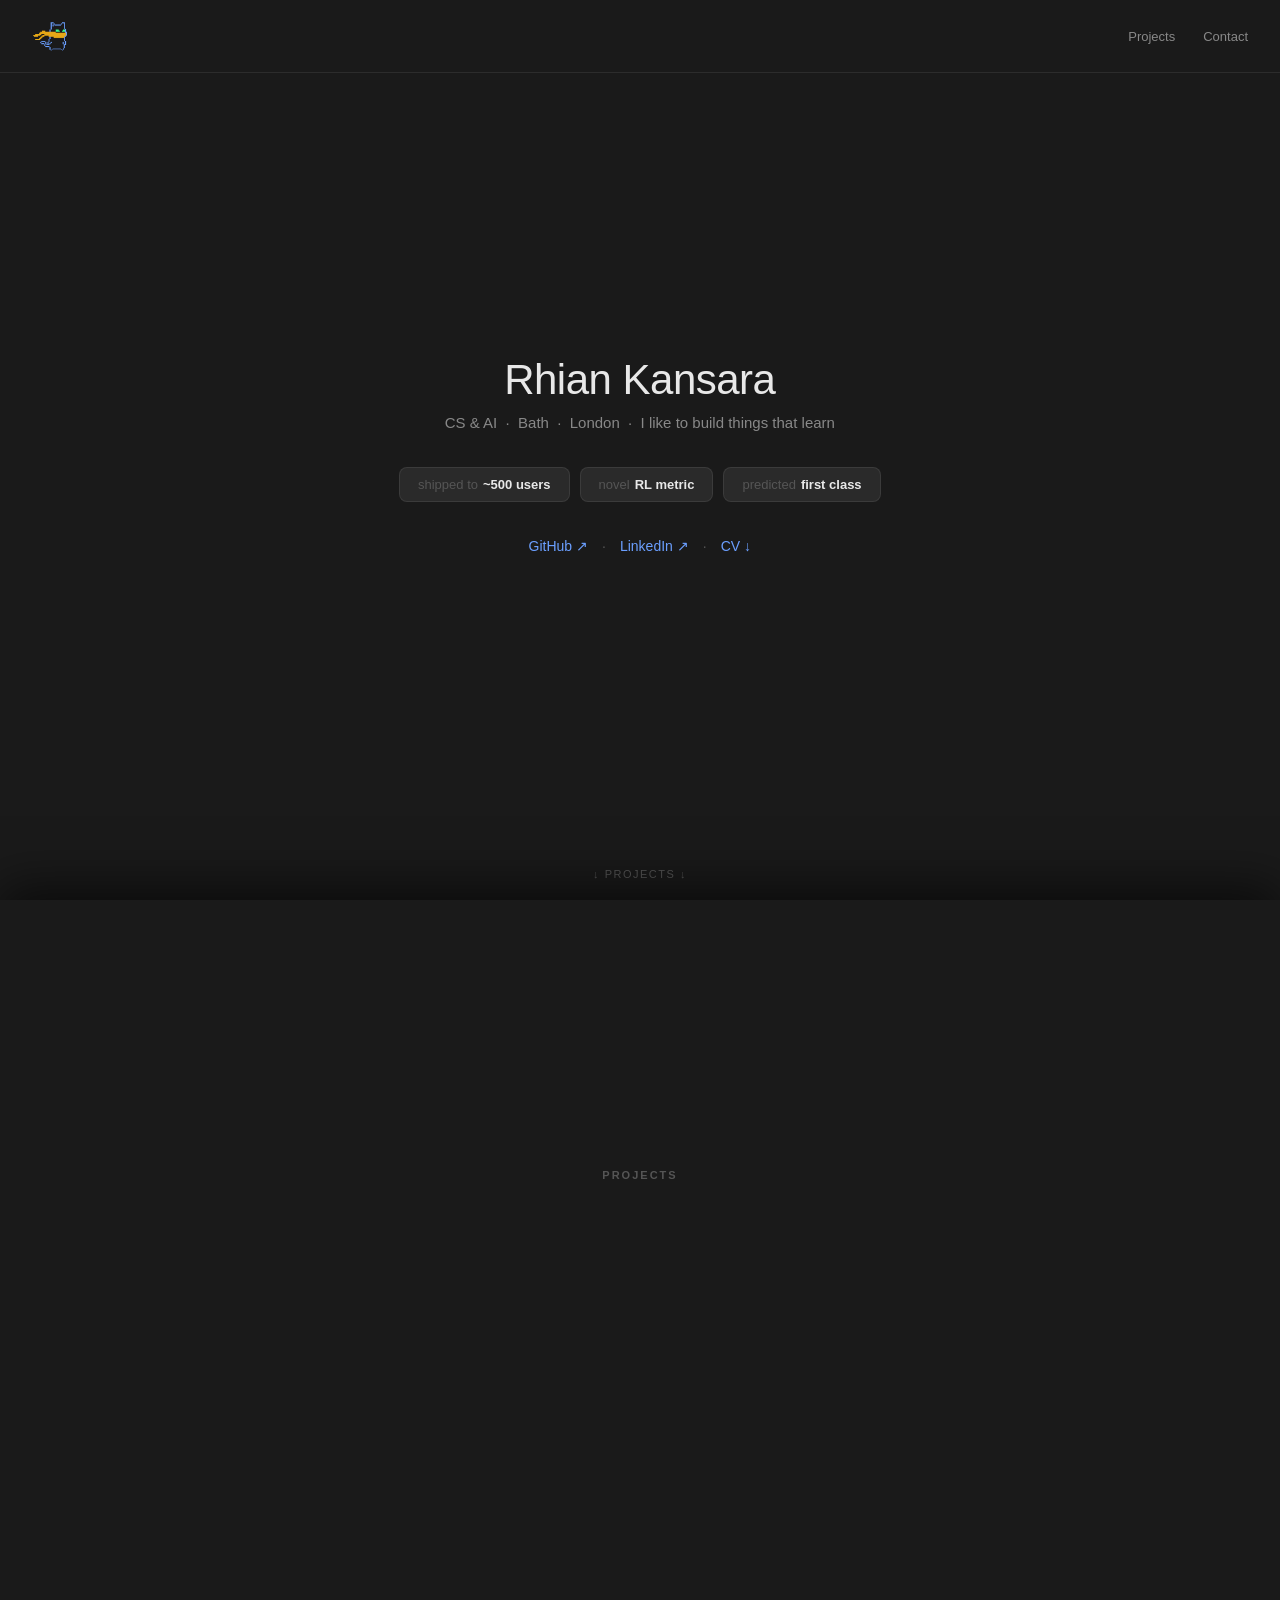
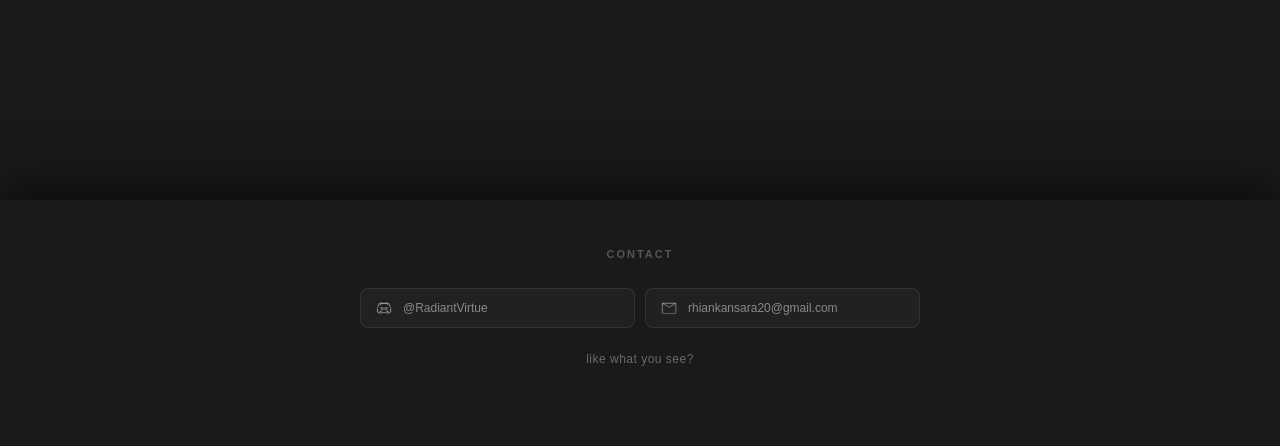
<file: index.html>
<!doctype html>
<html lang="en" data-beasties-container>
<head>
  <meta charset="utf-8">
  <title>Rhian Kansara</title>
  <base href="/">
  <meta name="viewport" content="width=device-width, initial-scale=1">
  <link rel="icon" type="image/png" href="icon_32.png">
<style>*,*:before,*:after{box-sizing:border-box;margin:0;padding:0}html,body{height:100%;background:#1a1a1a;color:#e8e8e8;font-family:-apple-system,BlinkMacSystemFont,Segoe UI,sans-serif}</style><link rel="stylesheet" href="styles-6KSMZJ4V.css" media="print" onload="this.media='all'"><noscript><link rel="stylesheet" href="styles-6KSMZJ4V.css"></noscript></head>
<body>
  <app-root></app-root>
<link rel="modulepreload" href="chunk-CY6NUKCD.js"><script src="main-YAKIIJZY.js" type="module"></script></body>
</html>
</file>
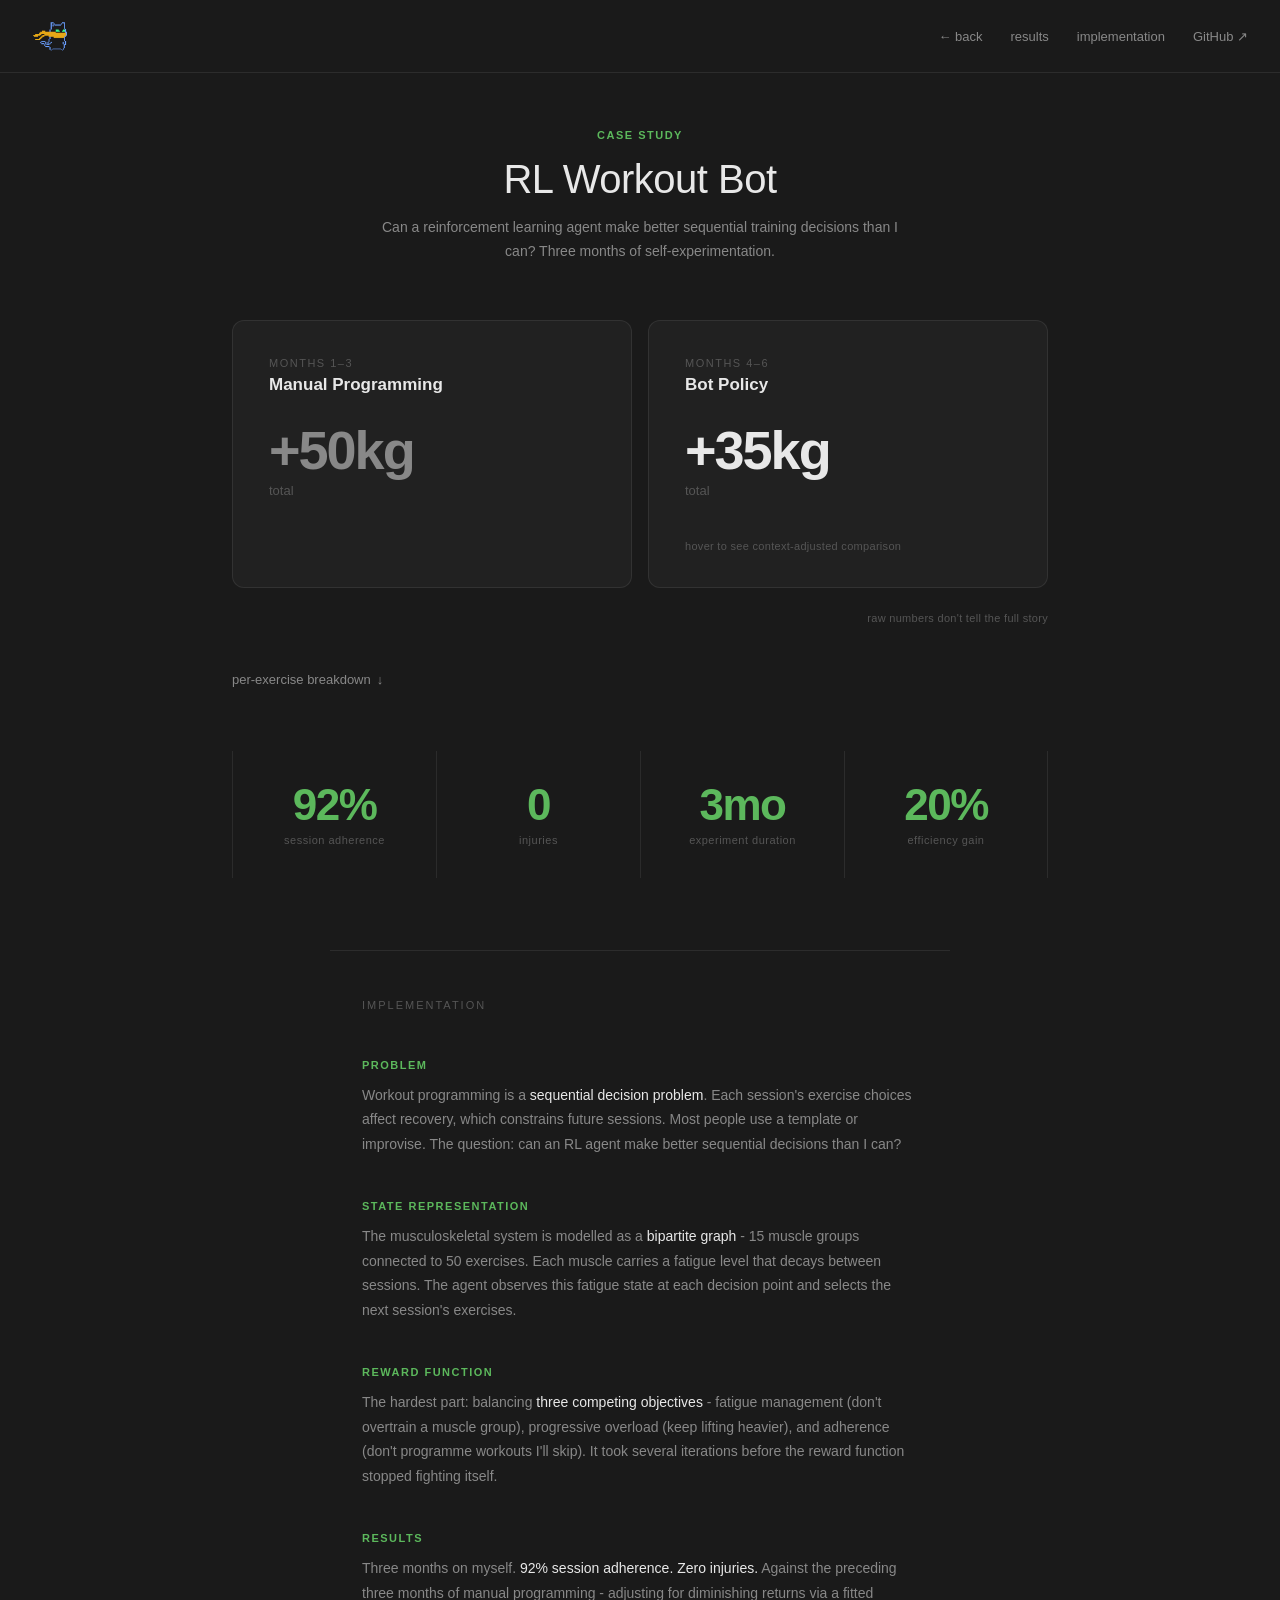
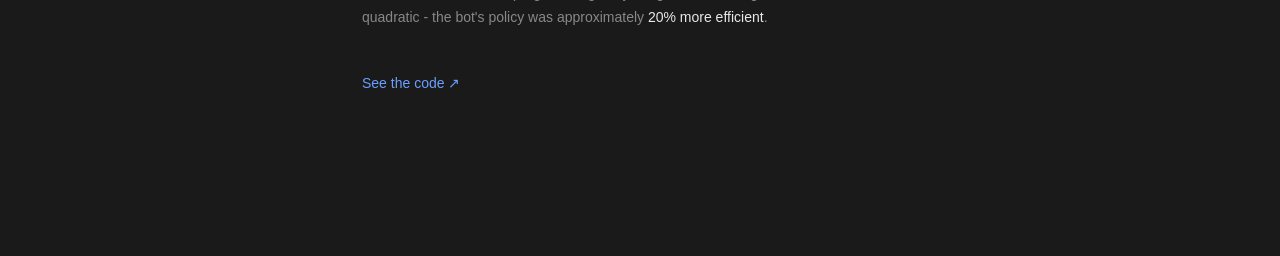
<file: rl-workout-bot/index.html>
<!DOCTYPE html>
<html lang="en">
<head>
  <meta charset="UTF-8" />
  <script>if(location.pathname.endsWith('/index.html'))history.replaceState(null,'',location.pathname.slice(0,-'index.html'.length));</script>
  <meta name="viewport" content="width=device-width, initial-scale=1.0" />
  <title>RL Workout Bot - Rhian Kansara</title>
  <link rel="icon" type="image/png" href="/icon_32.png">
  <style>
    *, *::before, *::after { box-sizing: border-box; margin: 0; padding: 0; }

    :root {
      --bg:         #1a1a1a;
      --bg-card:    #212121;
      --bg-pill:    #2a2a2a;
      --border:     rgba(255,255,255,0.08);
      --text-pri:   #e8e8e8;
      --text-sec:   #888;
      --text-ter:   #555;
      --blue:       #6b9fff;
      --green:      #5cb85c;
      --amber:      #e6a817;
      --red:        #d9534f;
      --radius-md:  8px;
      --radius-lg:  12px;
      --nav-height: 57px;
    }

    body {
      font-family: -apple-system, BlinkMacSystemFont, "Segoe UI", sans-serif;
      background: var(--bg);
      color: var(--text-pri);
    }

    /* ── Nav ── */
    nav {
      position: fixed;
      top: 0; left: 0; right: 0;
      z-index: 10;
      display: flex;
      justify-content: space-between;
      align-items: center;
      padding: 18px 32px;
      border-bottom: 0.5px solid var(--border);
      background: var(--bg);
    }

    .nav-logo {
      font-size: 15px;
      font-weight: 600;
      letter-spacing: 0.5px;
      color: var(--text-pri);
      text-decoration: none;
      display: flex;
      align-items: center;
    }

    .nav-logo img {
      height: 36px;
      width: auto;
    }

    .nav-links {
      display: flex;
      gap: 28px;
      font-size: 13px;
      color: var(--text-sec);
      list-style: none;
    }

    .nav-links a { color: inherit; text-decoration: none; transition: color 0.15s; }
    .nav-links a:hover { color: var(--text-pri); }

    /* ── Main ── */
    main { padding-top: var(--nav-height); }

    /* ── Case header ── */
    .case-header {
      max-width: 600px;
      margin: 0 auto;
      padding: 72px 32px 56px;
      text-align: center;
    }

    .case-type {
      font-size: 11px;
      letter-spacing: 1.5px;
      font-weight: 600;
      color: var(--green);
      margin-bottom: 16px;
    }

    .case-title {
      font-size: 40px;
      font-weight: 500;
      letter-spacing: -0.5px;
      margin-bottom: 14px;
    }

    .case-sub {
      font-size: 14px;
      color: var(--text-sec);
      line-height: 1.7;
    }

    /* ── Comparison ── */
    .comparison-wrap {
      max-width: 880px;
      margin: 0 auto;
      padding: 0 32px 12px;
    }

    .comparison {
      position: relative;
      display: grid;
      grid-template-columns: 1fr 1fr;
      gap: 16px;
      align-items: stretch;
    }

    .comp-card {
      background: var(--bg-card);
      border: 0.5px solid var(--border);
      border-radius: var(--radius-lg);
      padding: 36px 36px 28px;
      transition: border-color 0.3s ease;
      display: flex;
      flex-direction: column;
    }

    .c-period {
      font-size: 11px;
      letter-spacing: 1.5px;
      color: var(--text-ter);
      margin-bottom: 6px;
    }

    .c-method {
      font-size: 17px;
      font-weight: 600;
      margin-bottom: 28px;
    }

    /* Stat block - fixed height to contain both states */
    .c-stat-block {
      position: relative;
      min-height: 90px;
      flex: 1;
    }

    .c-stat-default,
    .c-stat-reveal {
      position: absolute;
      top: 0; left: 0;
      width: 100%;
      transition: opacity 0.4s ease, transform 0.4s ease;
    }

    .c-stat-default { opacity: 1; transform: translateY(0); }
    .c-stat-reveal  { opacity: 0; transform: translateY(10px); }

    .big-num {
      font-size: 54px;
      font-weight: 700;
      letter-spacing: -2px;
      line-height: 1;
      color: var(--text-sec);
    }

    .big-num.muted { color: var(--text-pri); }

    .stat-sublabel {
      font-size: 13px;
      color: var(--text-ter);
      margin-top: 6px;
    }

    /* Reveal elements */
    .expected-num {
      font-size: 54px;
      font-weight: 700;
      letter-spacing: -2px;
      line-height: 1;
      color: var(--text-pri);
    }

    .expected-note {
      font-size: 12px;
      color: var(--text-ter);
      margin-top: 11px;
    }

    /* Card footer - same row on both cards */
    .c-footer {
      margin-top: 20px;
      min-height: 26px;
      position: relative;
      display: flex;
      align-items: center;
    }

    .delta-badge {
      font-size: 12px;
      color: var(--green);
      background: rgba(92, 184, 92, 0.1);
      border: 0.5px solid rgba(92, 184, 92, 0.2);
      border-radius: 4px;
      padding: 3px 8px;
      opacity: 0;
      transition: opacity 0.4s ease;
    }

    .matched-badge {
      font-size: 12px;
      color: var(--green);
      opacity: 0;
      transition: opacity 0.4s ease;
    }

    .hover-hint {
      position: absolute;
      top: 0; left: 0;
      font-size: 11px;
      color: var(--text-ter);
      letter-spacing: 0.3px;
      transition: opacity 0.3s ease;
      line-height: 26px;
    }

    /* ── Center overlay ── */
    .comp-overlay {
      position: absolute;
      left: 50%;
      top: 50%;
      transform: translate(-50%, -50%);
      z-index: 5;
      opacity: 0;
      pointer-events: none;
      transition: opacity 0.4s ease;
      text-align: center;
      background: var(--bg);
      border: 0.5px solid rgba(255,255,255,0.15);
      border-radius: var(--radius-lg);
      padding: 20px 28px;
      white-space: nowrap;
    }

    .overlay-num {
      font-size: 52px;
      font-weight: 700;
      letter-spacing: -2px;
      color: var(--green);
      line-height: 1;
    }

    .overlay-label {
      font-size: 12px;
      color: var(--text-sec);
      margin-top: 5px;
      letter-spacing: 0.3px;
    }

    .c-method { position: relative; }

    .method-default,
    .method-reveal {
      transition: opacity 0.3s ease;
    }

    .method-reveal {
      opacity: 0;
      position: absolute;
      top: 0; left: 0;
    }

    .comparison:has(.comp-card.right:hover) .method-default { opacity: 0; }
    .comparison:has(.comp-card.right:hover) .method-reveal  { opacity: 1; }

    /* ── Hover interactions ── */
    .comparison:has(.comp-card.right:hover) .comp-card.right {
      border-color: rgba(92, 184, 92, 0.35);
    }

    .comparison:has(.comp-card.right:hover) .comp-overlay {
      opacity: 1;
    }

    .comparison:has(.comp-card.right:hover) .comp-card.left .c-stat-default {
      opacity: 0;
      transform: translateY(-10px);
    }

    .comparison:has(.comp-card.right:hover) .comp-card.left .c-stat-reveal {
      opacity: 1;
      transform: translateY(0);
    }

    .comparison:has(.comp-card.right:hover) .delta-badge,
    .comparison:has(.comp-card.right:hover) .matched-badge {
      opacity: 1;
    }

    .comparison:has(.comp-card.right:hover) .hover-hint {
      opacity: 0;
    }

    /* ── Context hint below cards ── */
    .comparison-hint {
      max-width: 880px;
      margin: 0 auto;
      padding: 12px 32px 48px;
      font-size: 11px;
      color: var(--text-ter);
      text-align: right;
      letter-spacing: 0.3px;
    }

    /* ── Breakdown ── */
    .breakdown-wrap {
      max-width: 880px;
      margin: 0 auto;
      padding: 0 32px 64px;
    }

    .breakdown-toggle {
      background: none;
      border: none;
      color: var(--text-sec);
      font-size: 13px;
      cursor: pointer;
      padding: 0;
      font-family: inherit;
      transition: color 0.15s;
      display: flex;
      align-items: center;
      gap: 6px;
    }

    .breakdown-toggle:hover { color: var(--text-pri); }

    .breakdown-toggle .arrow {
      display: inline-block;
      transition: transform 0.25s ease;
    }

    .breakdown-toggle.open .arrow { transform: rotate(180deg); }

    .breakdown-content {
      max-height: 0;
      overflow: hidden;
      opacity: 0;
      transition: max-height 0.35s ease, opacity 0.3s ease;
    }

    .breakdown-content.open {
      max-height: 320px;
      opacity: 1;
    }

    .breakdown-table {
      width: 100%;
      border-collapse: collapse;
      font-size: 13px;
      margin-top: 20px;
    }

    .breakdown-table th {
      text-align: left;
      font-size: 11px;
      letter-spacing: 1px;
      color: var(--text-ter);
      padding-bottom: 12px;
      border-bottom: 0.5px solid var(--border);
      font-weight: 400;
    }

    .breakdown-table td {
      padding: 11px 0;
      color: var(--text-sec);
      border-bottom: 0.5px solid var(--border);
    }

    .breakdown-table tr:last-child td { border-bottom: none; }
    .breakdown-table td:first-child { color: var(--text-pri); font-weight: 500; }
    .breakdown-table td.gain { color: var(--green); font-weight: 600; }

    /* ── Big stats row ── */
    .big-stats {
      max-width: 880px;
      margin: 0 auto;
      padding: 0 32px 72px;
      display: grid;
      grid-template-columns: repeat(4, 1fr);
    }

    .stat-item {
      text-align: center;
      padding: 32px 8px;
      border-left: 0.5px solid var(--border);
    }

    .stat-item:last-child { border-right: 0.5px solid var(--border); }

    .stat-big {
      font-size: 44px;
      font-weight: 700;
      letter-spacing: -1.5px;
      line-height: 1;
      color: var(--green);
    }

    .stat-desc {
      font-size: 11px;
      color: var(--text-ter);
      margin-top: 7px;
      letter-spacing: 0.5px;
    }

    /* ── Implementation section ── */
    .impl-section {
      max-width: 620px;
      margin: 0 auto;
      padding: 0 32px 120px;
      border-top: 0.5px solid var(--border);
    }

    .impl-eyebrow {
      font-size: 11px;
      letter-spacing: 2px;
      color: var(--text-ter);
      margin: 48px 0 48px;
    }

    .impl-block { margin-bottom: 44px; }

    .impl-block-label {
      font-size: 11px;
      letter-spacing: 1.5px;
      font-weight: 600;
      color: var(--green);
      margin-bottom: 12px;
    }

    .impl-block p {
      font-size: 14px;
      color: var(--text-sec);
      line-height: 1.75;
    }

    .impl-block p + p { margin-top: 12px; }

    .impl-block strong {
      color: var(--text-pri);
      font-weight: 500;
    }

    /* ── Scroll reveal (parallax) ── */
    .reveal {
      opacity: 0;
      transform: translateY(28px);
      transition: opacity 0.65s ease, transform 0.65s ease;
    }

    .reveal.visible {
      opacity: 1;
      transform: translateY(0);
    }

    /* stagger impl blocks */
    .impl-block:nth-child(2) { transition-delay: 0ms; }
    .impl-block:nth-child(3) { transition-delay: 80ms; }
    .impl-block:nth-child(4) { transition-delay: 160ms; }
    .impl-block:nth-child(5) { transition-delay: 240ms; }

    /* ── Responsive ── */
    @media (max-width: 640px) {
      .comparison { grid-template-columns: 1fr; }
      .comp-overlay { display: none; }
      .case-title { font-size: 30px; }
      .big-stats { grid-template-columns: repeat(2, 1fr); }
      .big-stats .stat-item:nth-child(2) { border-right: 0.5px solid var(--border); }
    }
  </style>
</head>
<body>

  <nav>
    <a href="/" class="nav-logo"><img src="/icon_128.png" alt="RK" /></a>
    <ul class="nav-links">
      <li><a href="/">← back</a></li>
      <li><a href="#results">results</a></li>
      <li><a href="#implementation">implementation</a></li>
      <li><a href="https://github.com/RadiantVirtue/GymBot" target="_blank" rel="noopener">GitHub ↗</a></li>
    </ul>
  </nav>

  <main>

    <!-- Header -->
    <header class="case-header">
      <div class="case-type">CASE STUDY</div>
      <h1 class="case-title">RL Workout Bot</h1>
      <p class="case-sub">Can a reinforcement learning agent make better sequential training decisions than I can? Three months of self-experimentation.</p>
    </header>

    <!-- Comparison cards -->
    <div class="comparison-wrap reveal" id="results">
      <div class="comparison">

        <!-- Left: manual programming -->
        <div class="comp-card left">
          <div class="c-period">MONTHS 1–3</div>
          <div class="c-method">
            <span class="method-default">Manual Programming</span>
            <span class="method-reveal">Expected Gains on Bot Policy</span>
          </div>
          <div class="c-stat-block">
            <div class="c-stat-default">
              <div class="big-num">+50kg</div>
              <div class="stat-sublabel">total</div>
            </div>
            <div class="c-stat-reveal">
              <div class="expected-num">+60kg</div>
              <div class="expected-note">expected (diminishing returns model)</div>
            </div>
          </div>
          <div class="c-footer">
            <div class="delta-badge">projected +10kg vs actual</div>
          </div>
        </div>

        <!-- Center efficiency overlay (appears on right-card hover) -->
        <div class="comp-overlay">
          <div class="overlay-num">20%</div>
          <div class="overlay-label">more efficient</div>
        </div>

        <!-- Right: bot policy -->
        <div class="comp-card right">
          <div class="c-period">MONTHS 4–6</div>
          <div class="c-method">Bot Policy</div>
          <div class="c-stat-block">
            <div class="c-stat-default">
              <div class="big-num muted">+35kg</div>
              <div class="stat-sublabel">total</div>
            </div>
          </div>
          <div class="c-footer">
<div class="hover-hint">hover to see context-adjusted comparison</div>
          </div>
        </div>

      </div>
    </div>

    <!-- Context hint -->
    <div class="comparison-hint">raw numbers don't tell the full story</div>

    <!-- Breakdown -->
    <div class="breakdown-wrap reveal">
      <button class="breakdown-toggle" id="breakdownToggle">
        per-exercise breakdown <span class="arrow">↓</span>
      </button>
      <div class="breakdown-content" id="breakdownContent">
        <table class="breakdown-table">
          <thead>
            <tr>
              <th>Exercise</th>
              <th>M1–3 start</th>
              <th>M1–3 end</th>
              <th class="gain">M1–3 gain</th>
              <th>M4–6 start</th>
              <th>M4–6 end</th>
              <th class="gain">M4–6 gain</th>
            </tr>
          </thead>
          <tbody>
            <tr>
              <td>Bench press</td>
              <td>50kg</td><td>60kg</td>
              <td class="gain">+10kg</td>
              <td>60kg</td><td>70kg</td>
              <td class="gain">+10kg</td>
            </tr>
            <tr>
              <td>Deadlift</td>
              <td>70kg</td><td>90kg</td>
              <td class="gain">+20kg</td>
              <td>90kg</td><td>105kg</td>
              <td class="gain">+15kg</td>
            </tr>
            <tr>
              <td>Squat</td>
              <td>60kg</td><td>80kg</td>
              <td class="gain">+20kg</td>
              <td>80kg</td><td>90kg</td>
              <td class="gain">+10kg</td>
            </tr>
          </tbody>
        </table>
      </div>
    </div>

    <!-- Big stats row (count-up on hover) -->
    <div class="big-stats reveal" id="bigStats">
      <div class="stat-item">
        <div class="stat-big" data-target="92" data-suffix="%">92%</div>
        <div class="stat-desc">session adherence</div>
      </div>
      <div class="stat-item">
        <div class="stat-big" data-target="0" data-suffix="">0</div>
        <div class="stat-desc">injuries</div>
      </div>
      <div class="stat-item">
        <div class="stat-big" data-target="3" data-suffix="mo">3mo</div>
        <div class="stat-desc">experiment duration</div>
      </div>
      <div class="stat-item">
        <div class="stat-big" data-target="20" data-suffix="%">20%</div>
        <div class="stat-desc">efficiency gain</div>
      </div>
    </div>

    <!-- Implementation -->
    <section class="impl-section" id="implementation">
      <div class="impl-eyebrow">IMPLEMENTATION</div>

      <div class="impl-block reveal">
        <div class="impl-block-label">PROBLEM</div>
        <p>Workout programming is a <strong>sequential decision problem</strong>. Each session's exercise choices affect recovery, which constrains future sessions. Most people use a template or improvise. The question: can an RL agent make better sequential decisions than I can?</p>
      </div>

      <div class="impl-block reveal">
        <div class="impl-block-label">STATE REPRESENTATION</div>
        <p>The musculoskeletal system is modelled as a <strong>bipartite graph</strong> - 15 muscle groups connected to 50 exercises. Each muscle carries a fatigue level that decays between sessions. The agent observes this fatigue state at each decision point and selects the next session's exercises.</p>
      </div>

      <div class="impl-block reveal">
        <div class="impl-block-label">REWARD FUNCTION</div>
        <p>The hardest part: balancing <strong>three competing objectives</strong> - fatigue management (don't overtrain a muscle group), progressive overload (keep lifting heavier), and adherence (don't programme workouts I'll skip). It took several iterations before the reward function stopped fighting itself.</p>
      </div>
      <div class="impl-block reveal">
        <div class="impl-block-label">RESULTS</div>
        <p>Three months on myself. <strong>92% session adherence. Zero injuries.</strong> Against the preceding three months of manual programming - adjusting for diminishing returns via a fitted quadratic - the bot's policy was approximately <strong>20% more efficient</strong>.</p>
      </div>

      <div class="impl-block reveal">
        <a href="https://github.com/RadiantVirtue/GymBot" target="_blank" rel="noopener" style="color: var(--blue); text-decoration: none; font-size: 14px;">See the code ↗</a>
      </div>
    </section>

  </main>

  <script>
    // Breakdown toggle
    const toggle = document.getElementById('breakdownToggle');
    const content = document.getElementById('breakdownContent');

    toggle.addEventListener('click', () => {
      const isOpen = content.classList.toggle('open');
      toggle.classList.toggle('open', isOpen);
    });


    // Count-up (fires once when stats section scrolls into view)
    const statEls = document.querySelectorAll('.stat-big[data-target]');

    function countUp(el) {
      const target = parseInt(el.dataset.target);
      const suffix = el.dataset.suffix || '';
      if (target === 0) { el.textContent = '0' + suffix; return; }
      const steps = 28;
      const interval = 600 / steps;
      let step = 0;
      const timer = setInterval(() => {
        step++;
        el.textContent = Math.min(Math.round((target / steps) * step), target) + suffix;
        if (step >= steps) clearInterval(timer);
      }, interval);
    }

    // Scroll reveal
    const observer = new IntersectionObserver((entries) => {
      entries.forEach(entry => {
        if (entry.isIntersecting) {
          entry.target.classList.add('visible');
          if (entry.target.id === 'bigStats') {
            statEls.forEach(el => {
              el.textContent = '0' + (el.dataset.suffix || '');
              countUp(el);
            });
          }
          observer.unobserve(entry.target);
        }
      });
    }, { threshold: 0.08 });

    document.querySelectorAll('.reveal').forEach(el => observer.observe(el));
  </script>

</body>
</html>
</file>
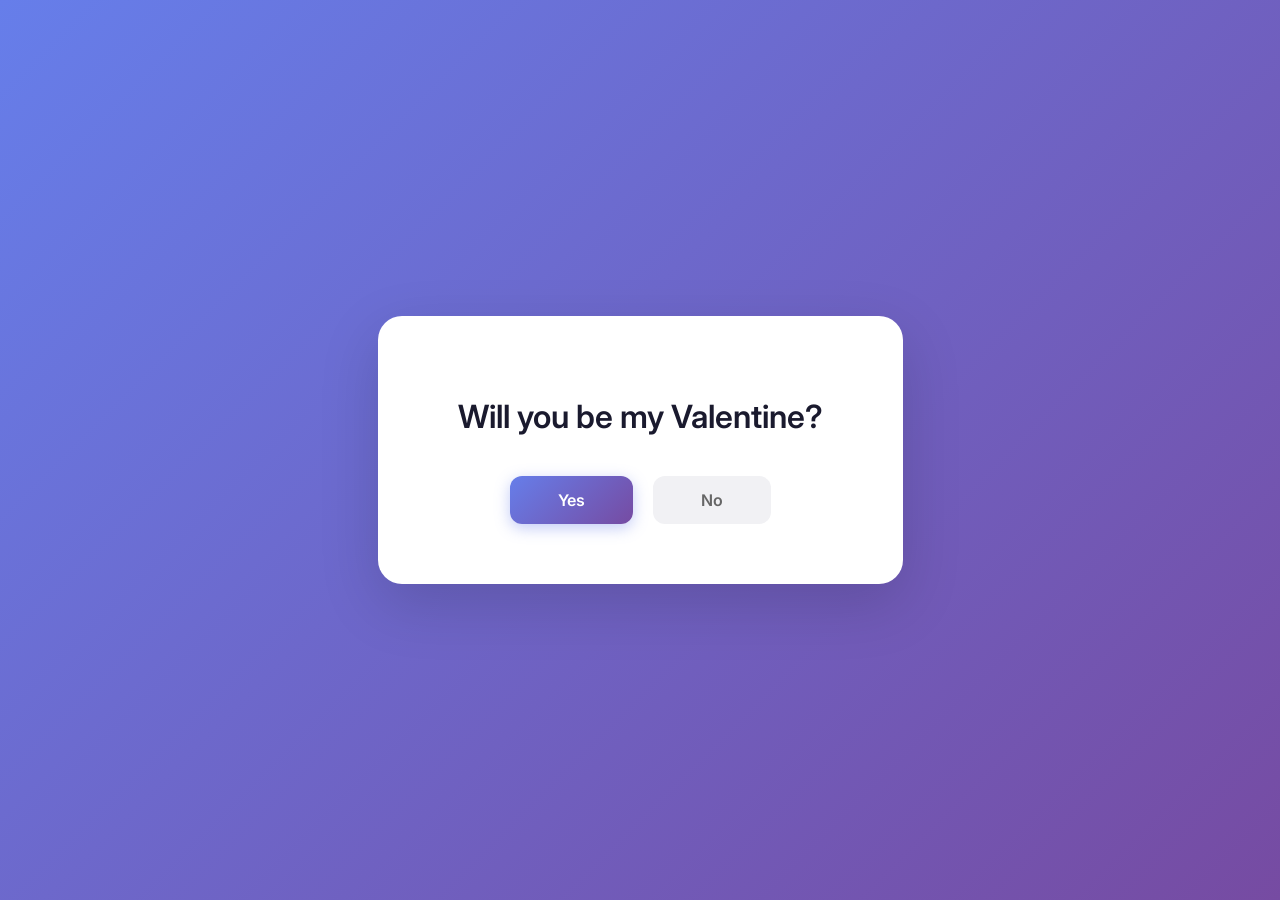
<file: main.html>
<!DOCTYPE html>
<html>
<head>
  <title>Valentine</title>
  <link href="https://fonts.googleapis.com/css2?family=Inter:wght@400;600&display=swap" rel="stylesheet">
  <style>
    body {
      font-family: 'Inter', sans-serif;
      display: flex;
      justify-content: center;
      align-items: center;
      height: 100vh;
      margin: 0;
      background: linear-gradient(135deg, #667eea 0%, #764ba2 100%);
      overflow: hidden;
    }

    .container {
      text-align: center;
      background: white;
      padding: 60px 80px;
      border-radius: 24px;
      box-shadow: 0 20px 60px rgba(0, 0, 0, 0.15);
    }

    h1 {
      color: #1a1a2e;
      font-size: 2rem;
      font-weight: 600;
      margin-bottom: 40px;
    }

    .buttons {
      display: flex;
      justify-content: center;
      align-items: center;
      gap: 20px;
    }

    button {
      padding: 14px 48px;
      font-size: 16px;
      font-family: 'Inter', sans-serif;
      font-weight: 600;
      border: none;
      border-radius: 12px;
      cursor: pointer;
      transition: all 0.2s ease;
    }

    .btn-yes {
      background: linear-gradient(135deg, #667eea 0%, #764ba2 100%);
      color: white;
      box-shadow: 0 4px 15px rgba(102, 126, 234, 0.4);
    }

    .btn-yes:hover {
      transform: translateY(-2px);
      box-shadow: 0 6px 20px rgba(102, 126, 234, 0.5);
    }

    .btn-no {
      background: #f1f1f4;
      color: #666;
      position: relative;
      transition: none;
    }

    .btn-no.escaped {
      position: absolute;
    }

    .btn-no:hover {
      background: #e8e8eb;
    }

    .confetti {
      position: fixed;
      width: 10px;
      height: 10px;
      pointer-events: none;
      animation: fall linear forwards;
    }

    @keyframes fall {
      to {
        transform: translateY(100vh) rotate(720deg);
        opacity: 0;
      }
    }
  </style>
</head>
<body>
  <div class="container">
    <h1>Will you be my Valentine?</h1>
    <div class="buttons">
      <button class="btn-yes" id="yesBtn">Yes</button>
      <button class="btn-no" id="noBtn">No</button>
    </div>
  </div>

  <script>
    const noBtn = document.getElementById('noBtn');
    const yesBtn = document.getElementById('yesBtn');
    const escapeDistance = 150;

    document.addEventListener('mousemove', (e) => {
      const rect = noBtn.getBoundingClientRect();
      const btnCenterX = rect.left + rect.width / 2;
      const btnCenterY = rect.top + rect.height / 2;

      const distX = e.clientX - btnCenterX;
      const distY = e.clientY - btnCenterY;
      const distance = Math.sqrt(distX * distX + distY * distY);

      if (distance < escapeDistance) {
        const angle = Math.atan2(distY, distX);
        const moveDistance = 250 + Math.random() * 100;

        let newX = rect.left - Math.cos(angle) * moveDistance;
        let newY = rect.top - Math.sin(angle) * moveDistance;

        // Check if cornered - if new position would be clamped, teleport to opposite side
        const margin = 50;
        const wouldBeClampedX = newX < margin || newX > window.innerWidth - rect.width - margin;
        const wouldBeClampedY = newY < margin || newY > window.innerHeight - rect.height - margin;

        if (wouldBeClampedX && wouldBeClampedY) {
          // Teleport to opposite side of screen from cursor
          newX = e.clientX < window.innerWidth / 2
            ? window.innerWidth - rect.width - 100
            : 100;
          newY = e.clientY < window.innerHeight / 2
            ? window.innerHeight - rect.height - 100
            : 100;
        } else {
          // Keep button within viewport
          newX = Math.max(10, Math.min(window.innerWidth - rect.width - 10, newX));
          newY = Math.max(10, Math.min(window.innerHeight - rect.height - 10, newY));
        }

        noBtn.classList.add('escaped');
        noBtn.style.left = newX + 'px';
        noBtn.style.top = newY + 'px';
      }
    });

    // Confetti
    function createConfetti() {
      const colors = ['#667eea', '#764ba2', '#f093fb', '#f5576c', '#4facfe', '#00f2fe', '#43e97b', '#fa709a'];

      for (let i = 0; i < 150; i++) {
        const confetti = document.createElement('div');
        confetti.className = 'confetti';
        confetti.style.left = Math.random() * 100 + 'vw';
        confetti.style.top = -10 + 'px';
        confetti.style.backgroundColor = colors[Math.floor(Math.random() * colors.length)];
        confetti.style.borderRadius = Math.random() > 0.5 ? '50%' : '0';
        confetti.style.animationDuration = (Math.random() * 2 + 2) + 's';
        confetti.style.animationDelay = Math.random() * 2 + 's';
        document.body.appendChild(confetti);

        setTimeout(() => confetti.remove(), 4000);
      }
    }

    yesBtn.addEventListener('click', () => {
      createConfetti();
    });
  </script>
</body>
</html>
</file>
<file: styles-6KSMZJ4V.css>
*,*:before,*:after{box-sizing:border-box;margin:0;padding:0}html,body{height:100%;background:#1a1a1a;color:#e8e8e8;font-family:-apple-system,BlinkMacSystemFont,Segoe UI,sans-serif}html.league-snap{scroll-snap-type:y mandatory;scroll-behavior:smooth}@keyframes fadeUp{0%{opacity:0;transform:translateY(10px)}to{opacity:1;transform:translateY(0)}}.build-result{width:min(90vw,1300px);animation:fadeUp .3s ease both}.build-label{font-size:11px;font-weight:600;letter-spacing:1.5px;color:var(--text-ter);margin-bottom:24px;text-align:center}.items-grid{display:grid;grid-template-columns:repeat(6,1fr);align-items:stretch;gap:12px;margin-bottom:12px;position:relative;z-index:1}@media(max-width:700px){.items-grid{grid-template-columns:repeat(3,1fr)}}.item-pill{position:relative;display:flex;flex-direction:column;align-items:center;justify-content:flex-start;background:var(--bg-pill);border:.5px solid var(--border);border-radius:var(--radius-md);padding:28px 16px 22px;gap:12px;cursor:default;animation:fadeUp .3s ease both;transition:border-color .15s}.item-pill:hover{border-color:#ffffff2e}.item-pill.situational{border-color:#ffffff0a}.item-pill.core-item{border:1.5px solid rgba(92,184,92,.7)}.item-pill.core-item:hover{border-color:#5cb85ce6}.item-icon{width:80px;height:80px;border-radius:10px;object-fit:cover;flex-shrink:0}.item-name{font-size:13px;font-weight:500;text-align:center;color:var(--text-pri);line-height:1.3}.item-gold{font-size:12px;color:var(--amber)}.item-desc{font-size:11px;color:var(--text-sec);text-align:center;line-height:1.3;display:-webkit-box;-webkit-line-clamp:2;-webkit-box-orient:vertical;overflow:hidden}.combined-pill{flex-direction:row;justify-content:stretch;align-items:stretch;gap:0;padding:0}.combined-slot{position:relative;display:flex;flex-direction:column;align-items:center;justify-content:flex-start;gap:12px;flex:1;padding:28px 16px 22px}.combined-slot:hover .item-tooltip{display:block}.combined-or{display:flex;flex-direction:column;align-items:center;justify-content:center;gap:8px;font-size:10px;letter-spacing:1.5px;color:var(--text-ter);flex-shrink:0;padding:16px 0}.combined-or:before,.combined-or:after{content:"";flex:1;width:.5px;background:var(--border)}.combined-icon{width:80px;height:80px;border-radius:10px;object-fit:cover}.situational-badge{position:absolute;top:8px;right:10px;font-size:9px;letter-spacing:.5px;color:var(--text-ter)}.boots-row{display:flex;align-items:center;gap:16px;background:var(--bg-pill);border:.5px solid var(--border);border-radius:var(--radius-md);padding:16px 24px;margin-top:12px;animation:fadeUp .3s ease both;animation-delay:.84s}.boots-row .item-icon{width:52px;height:52px}.boots-info{flex:1;display:flex;flex-direction:column;gap:2px}.boots-info .item-name{text-align:left;font-size:14px}.boots-desc{font-size:11px;color:var(--text-sec);line-height:1.3}.boots-tag{font-size:10px;letter-spacing:1px;color:var(--text-ter);display:flex;align-items:center;gap:6px;flex-shrink:0}.boots-badge{font-size:10px;padding:2px 6px;border-radius:10px;background:#6b9fff26;color:var(--blue);border:.5px solid rgba(107,159,255,.25);letter-spacing:0}.item-tooltip{display:none;position:absolute;top:calc(100% + 8px);left:50%;transform:translate(-50%);background:#1e1e1e;border:.5px solid rgba(255,255,255,.12);border-radius:var(--radius-md);padding:12px 14px;min-width:200px;max-width:260px;z-index:30;box-shadow:0 8px 24px #0009;pointer-events:none}.item-pill:hover .item-tooltip{display:block}.tooltip-name{font-size:13px;font-weight:600;color:var(--text-pri);margin-bottom:8px}.tooltip-cost{font-size:13px;font-weight:500;color:var(--amber);margin-bottom:8px}.tooltip-stats{font-size:11px;color:var(--text-ter);border-top:.5px solid var(--border);padding-top:8px}
</file>
